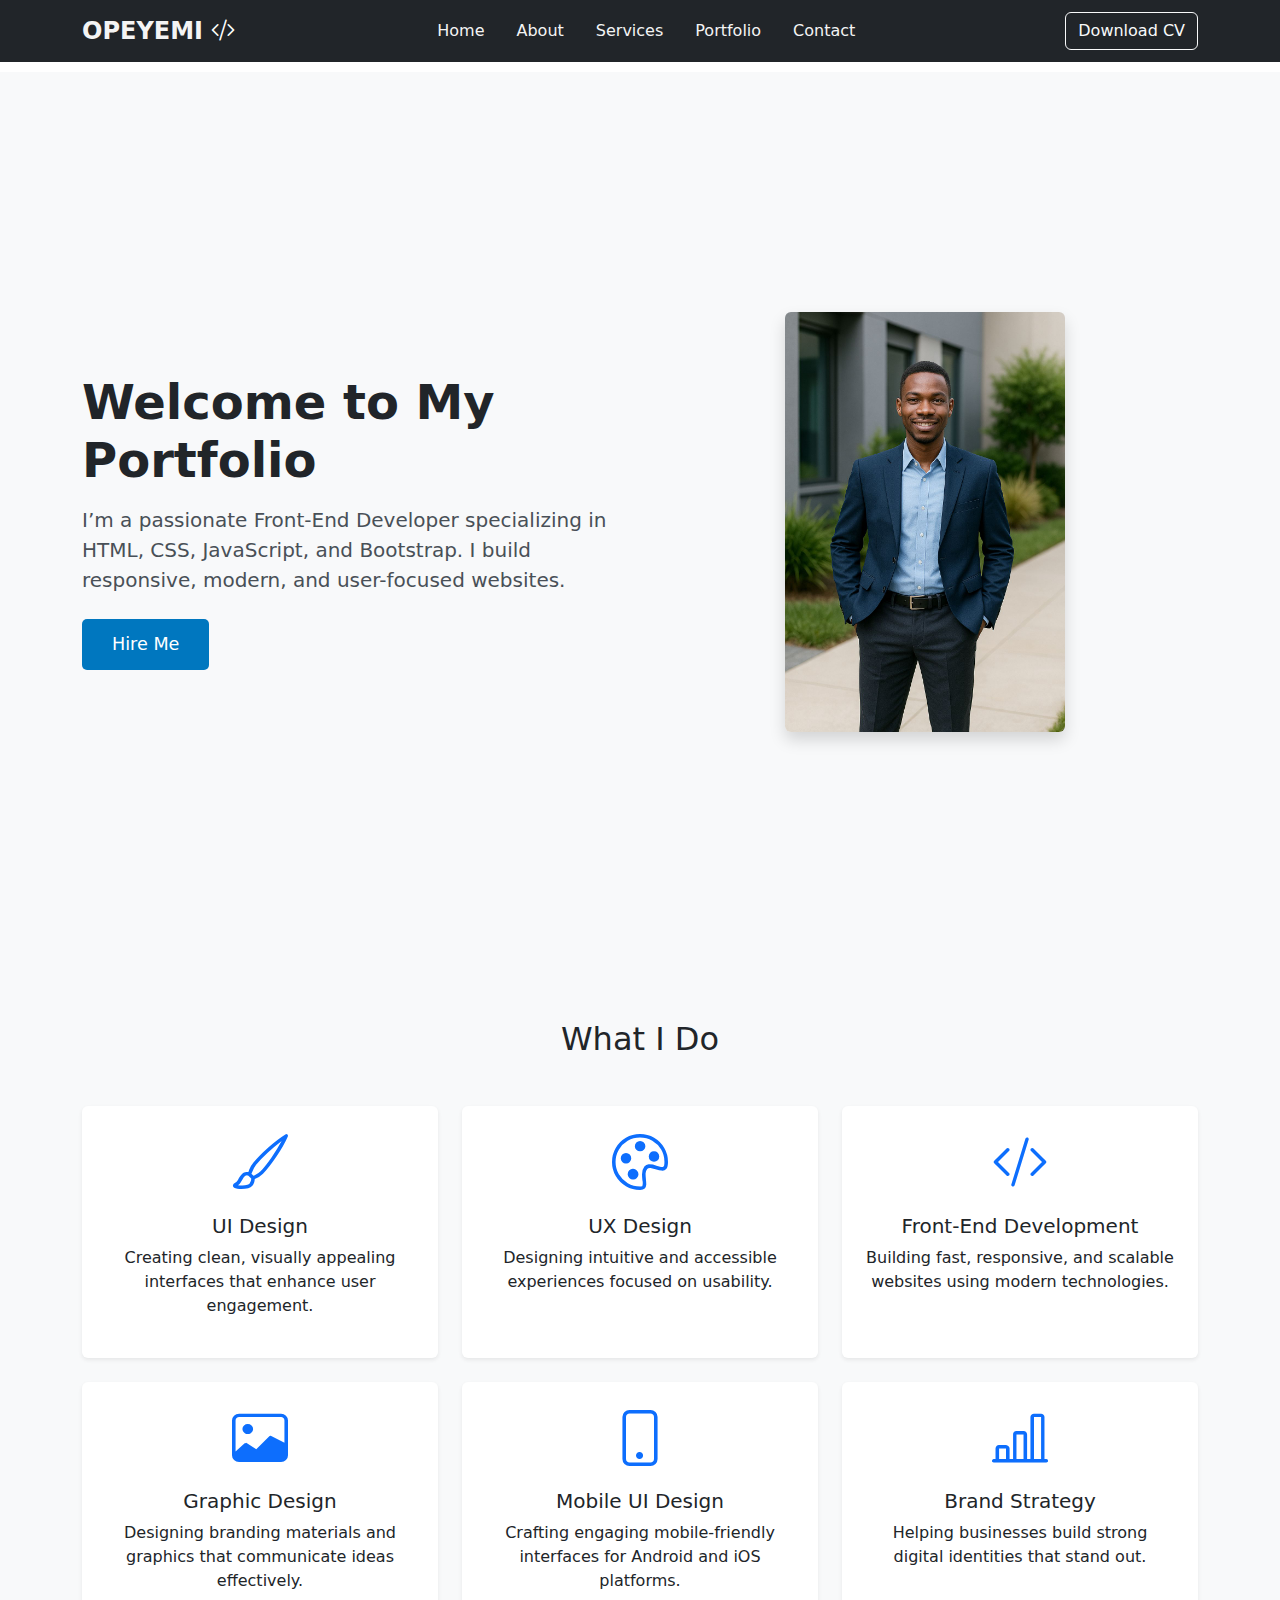
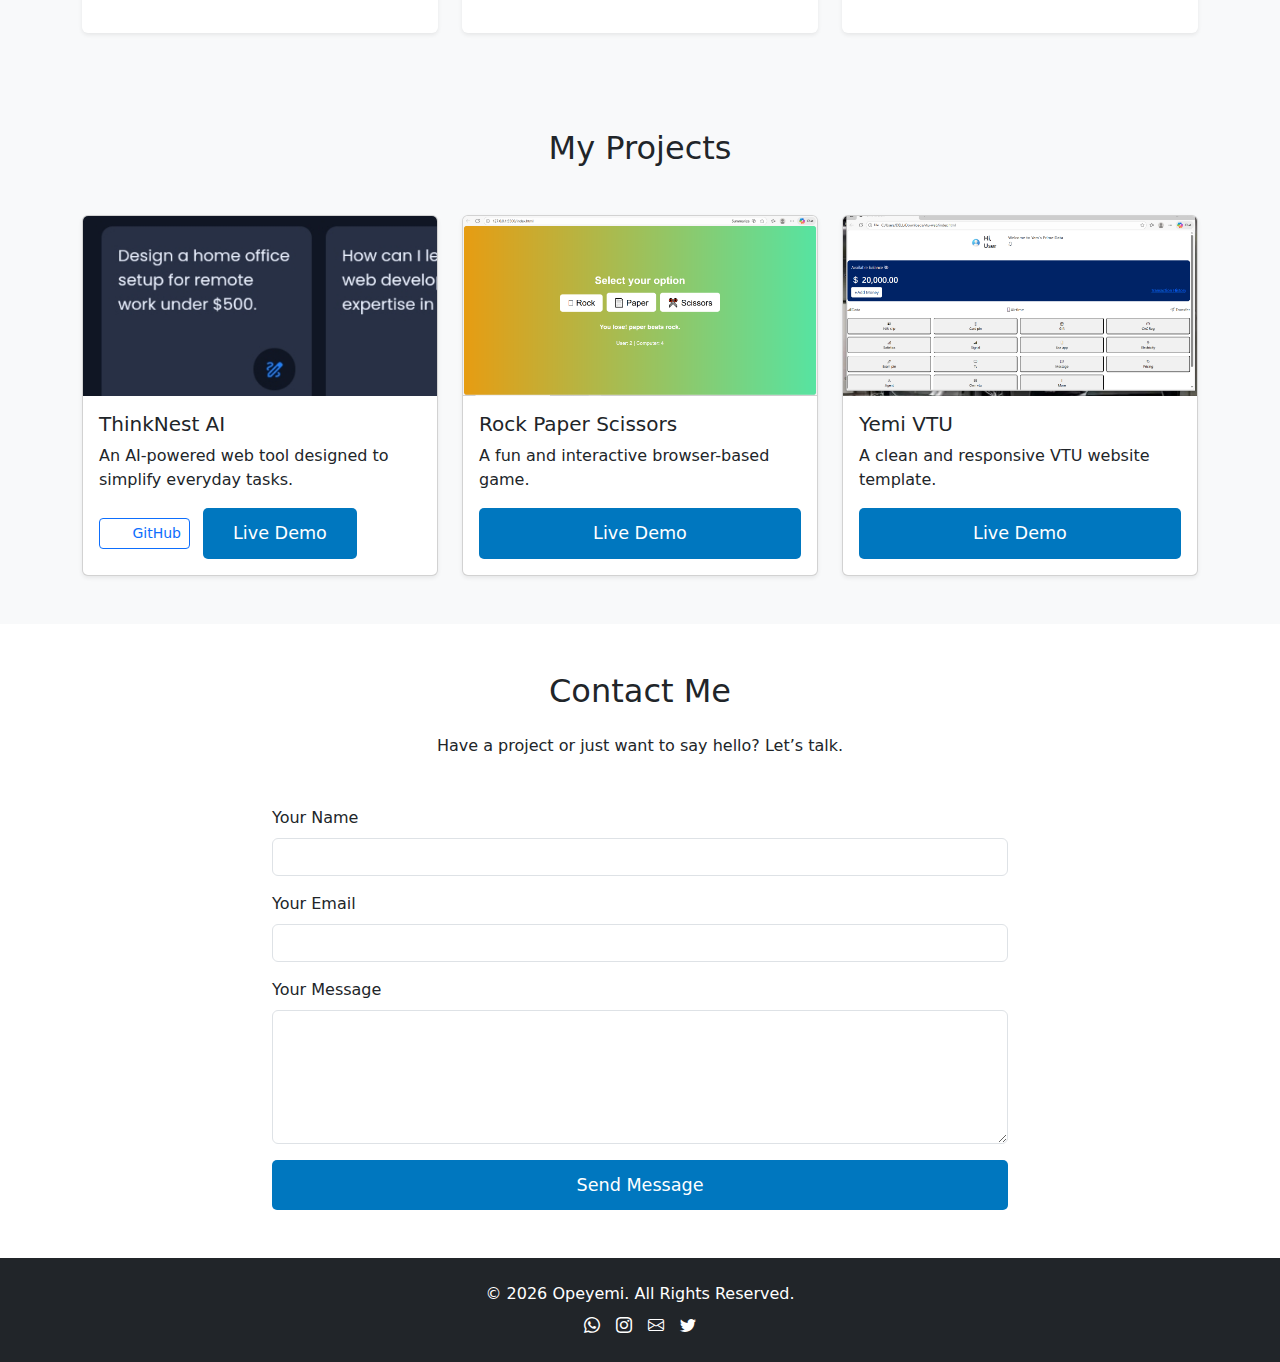
<file: index.html>
<!DOCTYPE html>
<html lang="en">
<head>
  <meta charset="UTF-8" />
  <meta name="viewport" content="width=device-width, initial-scale=1.0" />
  <meta name="description" content="Opeyemi - Front-End Developer Portfolio. Building responsive, modern, and user-friendly websites." />
  <title>Opeyemi | Front-End Developer</title>

  <!-- Bootstrap CSS -->
  <link href="https://cdn.jsdelivr.net/npm/bootstrap@5.3.2/dist/css/bootstrap.min.css" rel="stylesheet" />
  <link href="https://cdn.jsdelivr.net/npm/bootstrap-icons@1.10.5/font/bootstrap-icons.css" rel="stylesheet" />

  <!-- Custom CSS -->
  <link rel="stylesheet" href="style.css" />
</head>

<body>

  <!-- ================= NAVBAR ================= -->
  <header>
    <nav class="navbar navbar-expand-lg navbar-dark bg-dark fixed-top">
      <div class="container">
        <a class="navbar-brand fw-bold" href="index.html">
          OPEYEMI <i class="bi bi-code-slash"></i>
        </a>

        <button class="navbar-toggler" type="button" data-bs-toggle="collapse" data-bs-target="#navbarNav">
          <span class="navbar-toggler-icon"></span>
        </button>

        <div class="collapse navbar-collapse justify-content-center" id="navbarNav">
          <ul class="navbar-nav gap-3">
            <li class="nav-item"><a class="nav-link active" href="index.html">Home</a></li>
            <li class="nav-item"><a class="nav-link" href="about.html">About</a></li>
            <li class="nav-item"><a class="nav-link" href="service.html">Services</a></li>
            <li class="nav-item"><a class="nav-link" href="portfolio.html">Portfolio</a></li>
            <li class="nav-item"><a class="nav-link" href="contact.html">Contact</a></li>
          </ul>

          <a href="/assets/Opeyemi_CV.pdf" class="btn btn-outline-light ms-lg-4">
            Download CV
          </a>
        </div>
      </div>
    </nav>
  </header>

  <main class="mt-5 pt-4">

    <!-- ================= HERO SECTION ================= -->
    <section class="hero d-flex align-items-center min-vh-100 bg-light">
      <div class="container">
        <div class="row align-items-center">

          <div class="col-md-6">
            <h1 class="display-5 fw-bold mb-3">Welcome to My Portfolio</h1>
            <p class="lead mb-4">
              I’m a passionate Front-End Developer specializing in HTML, CSS, JavaScript, and Bootstrap.
              I build responsive, modern, and user-focused websites.
            </p>
            <a href="#contact" class="btn btn-primary btn-lg">Hire Me</a>
          </div>

          <div class="col-md-6 text-center">
            <img src="opeyemi.jpg" alt="Opeyemi Portrait" class="img-fluid rounded shadow" style="max-height: 420px;" />
          </div>

        </div>
      </div>
    </section>

    <!-- ================= SERVICES ================= -->
    <section id="services" class="py-5">
      <div class="container">
        <h2 class="text-center mb-5">What I Do</h2>

        <div class="row g-4">
          <!-- Service Card -->
          <div class="col-md-4">
            <div class="card text-center h-100 shadow-sm p-4">
              <i class="bi bi-brush display-4 text-primary mb-3"></i>
              <h5>UI Design</h5>
              <p>Creating clean, visually appealing interfaces that enhance user engagement.</p>
            </div>
          </div>

          <div class="col-md-4">
            <div class="card text-center h-100 shadow-sm p-4">
              <i class="bi bi-palette display-4 text-primary mb-3"></i>
              <h5>UX Design</h5>
              <p>Designing intuitive and accessible experiences focused on usability.</p>
            </div>
          </div>

          <div class="col-md-4">
            <div class="card text-center h-100 shadow-sm p-4">
              <i class="bi bi-code-slash display-4 text-primary mb-3"></i>
              <h5>Front-End Development</h5>
              <p>Building fast, responsive, and scalable websites using modern technologies.</p>
            </div>
          </div>

          <div class="col-md-4">
            <div class="card text-center h-100 shadow-sm p-4">
              <i class="bi bi-image display-4 text-primary mb-3"></i>
              <h5>Graphic Design</h5>
              <p>Designing branding materials and graphics that communicate ideas effectively.</p>
            </div>
          </div>

          <div class="col-md-4">
            <div class="card text-center h-100 shadow-sm p-4">
              <i class="bi bi-phone display-4 text-primary mb-3"></i>
              <h5>Mobile UI Design</h5>
              <p>Crafting engaging mobile-friendly interfaces for Android and iOS platforms.</p>
            </div>
          </div>

          <div class="col-md-4">
            <div class="card text-center h-100 shadow-sm p-4">
              <i class="bi bi-bar-chart-line display-4 text-primary mb-3"></i>
              <h5>Brand Strategy</h5>
              <p>Helping businesses build strong digital identities that stand out.</p>
            </div>
          </div>
        </div>
      </div>
    </section>

    <!-- ================= PORTFOLIO ================= -->
    <section id="portfolio" class="py-5 bg-light">
      <div class="container">
        <h2 class="text-center mb-5">My Projects</h2>

        <div class="row g-4">

          <!-- Project Card -->
          <div class="col-md-4">
            <div class="card h-100 shadow-sm">
              <img src="thinknest.png" class="card-img-top" alt="ThinkNest AI Project" />
              <div class="card-body d-flex flex-column">
                <h5>ThinkNest AI</h5>
                <p class="flex-grow-1">An AI-powered web tool designed to simplify everyday tasks.</p>
                <div>
                  <a href="https://immanuel779.github.io" target="_blank" class="btn btn-outline-primary btn-sm me-2">
                    <i class="bi bi-github"></i> GitHub
                  </a>
                  <a href="https://immanuel779.github.io/ThinkNest-AI/" target="_blank" class="btn btn-primary btn-sm">
                    Live Demo
                  </a>
                </div>
              </div>
            </div>
          </div>

          <div class="col-md-4">
            <div class="card h-100 shadow-sm">
              <img src="rock.png" class="card-img-top" alt="Rock Paper Scissors Game" />
              <div class="card-body d-flex flex-column">
                <h5>Rock Paper Scissors</h5>
                <p class="flex-grow-1">A fun and interactive browser-based game.</p>
                <a href="https://immanuel779.github.io/Rock-Paper-Scissors-game/" target="_blank" class="btn btn-primary btn-sm mt-auto">
                  Live Demo
                </a>
              </div>
            </div>
          </div>

          <div class="col-md-4">
            <div class="card h-100 shadow-sm">
              <img src="yemi vtu.png" class="card-img-top" alt="VTU Website Template" />
              <div class="card-body d-flex flex-column">
                <h5>Yemi VTU</h5>
                <p class="flex-grow-1">A clean and responsive VTU website template.</p>
                <a href="https://vtu-web.vercel.app" target="_blank" class="btn btn-primary btn-sm mt-auto">
                  Live Demo
                </a>
              </div>
            </div>
          </div>

        </div>
      </div>
    </section>

    <!-- ================= CONTACT ================= -->
    <section id="contact" class="py-5">
      <div class="container">
        <h2 class="text-center mb-4">Contact Me</h2>
        <p class="text-center mb-5">Have a project or just want to say hello? Let’s talk.</p>

        <div class="row justify-content-center">
          <div class="col-md-8">
            <form>
              <div class="mb-3">
                <label class="form-label">Your Name</label>
                <input type="text" class="form-control" required />
              </div>

              <div class="mb-3">
                <label class="form-label">Your Email</label>
                <input type="email" class="form-control" required />
              </div>

              <div class="mb-3">
                <label class="form-label">Your Message</label>
                <textarea class="form-control" rows="5" required></textarea>
              </div>

              <button class="btn btn-primary w-100">Send Message</button>
            </form>
          </div>
        </div>
      </div>
    </section>

  </main>

  <!-- ================= FOOTER ================= -->
  <footer class="bg-dark text-white py-4">
    <div class="container text-center">
      <p class="mb-2">&copy; 2026 Opeyemi. All Rights Reserved.</p>

      <div class="d-flex justify-content-center gap-3">
        <a href="https://wa.me/2347089584607" class="text-white"><i class="bi bi-whatsapp"></i></a>
        <a href="https://www.instagram.com/codecraft331" class="text-white"><i class="bi bi-instagram"></i></a>
        <a href="mailto:opeyemioluwadamilare415@gmail.com" class="text-white"><i class="bi bi-envelope"></i></a>
        <a href="https://x.com/oluwadamil74814" class="text-white"><i class="bi bi-twitter"></i></a>
      </div>
    </div>
  </footer>

  <!-- Bootstrap JS -->
  <script src="https://cdn.jsdelivr.net/npm/bootstrap@5.3.2/dist/js/bootstrap.bundle.min.js"></script>
  <script src="script.js"></script>
</body>
</html>
</file>
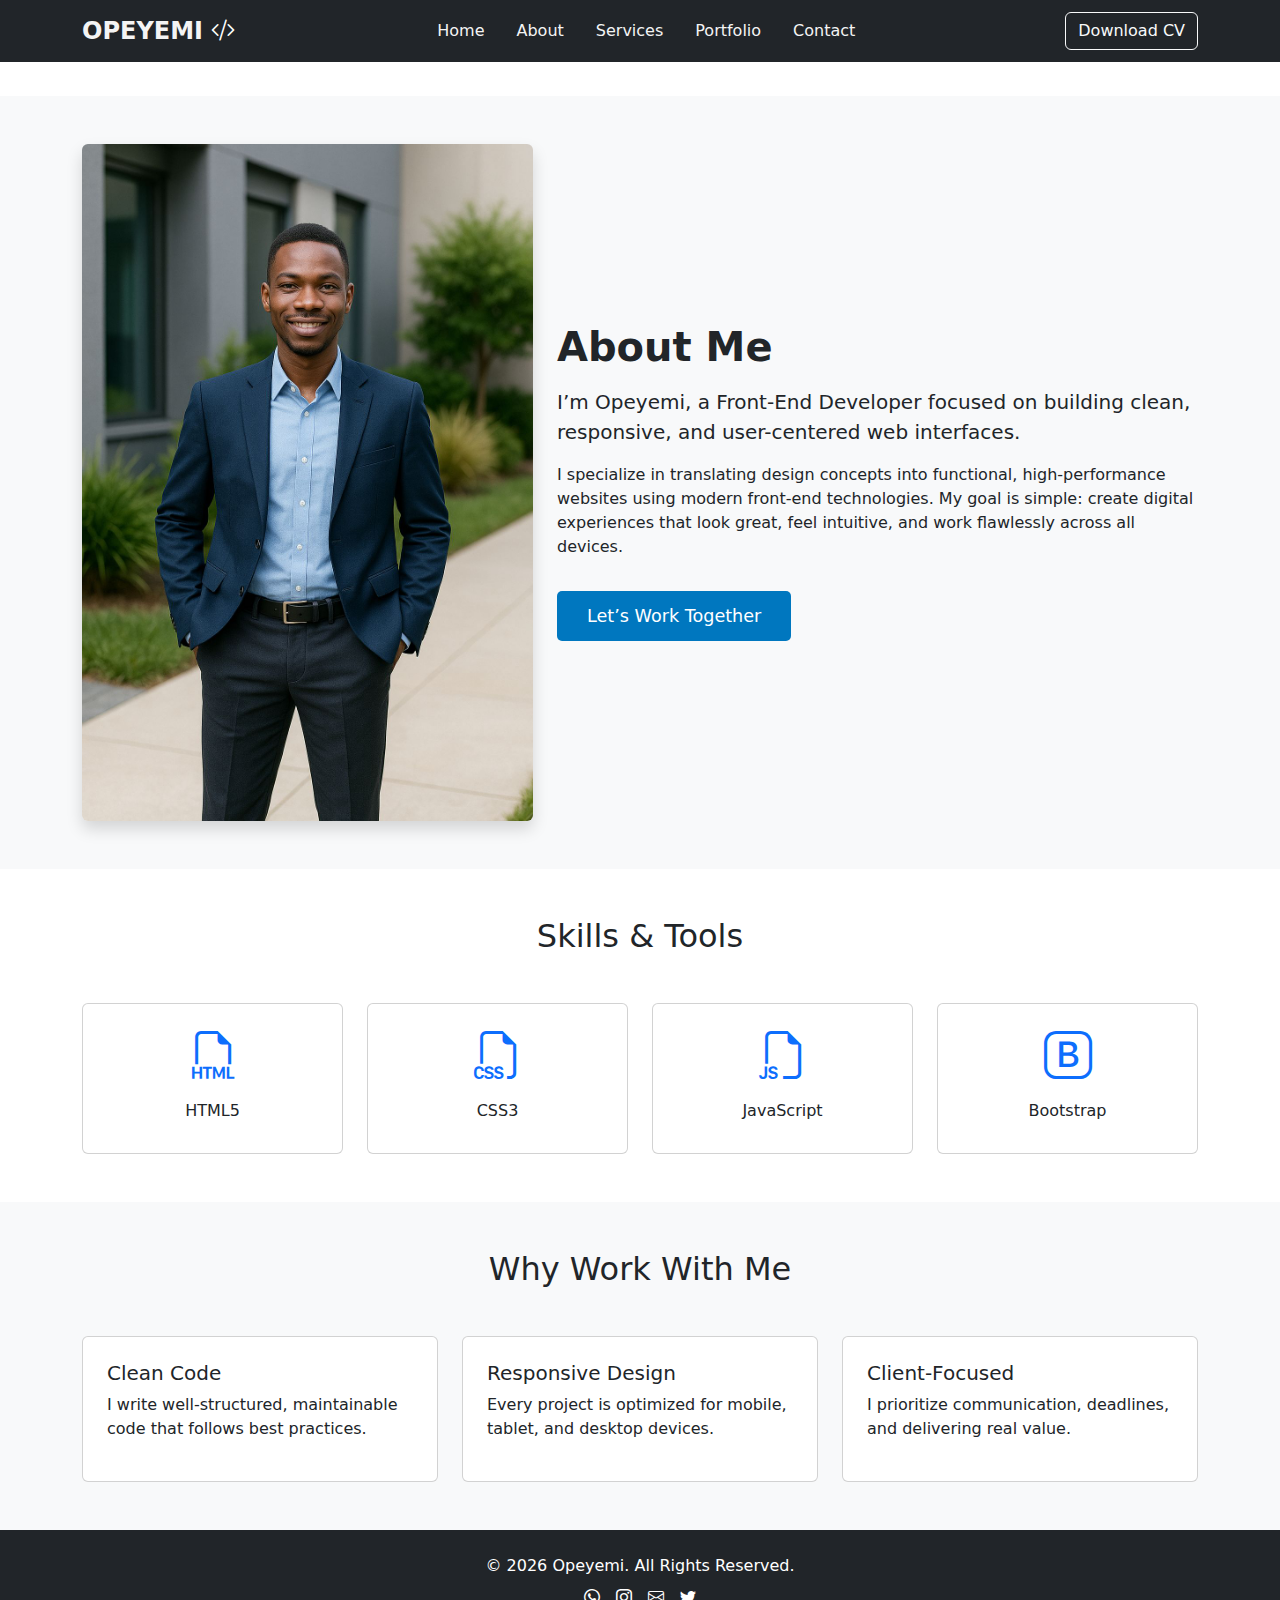
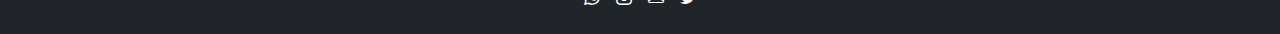
<file: about.html>
<!DOCTYPE html>
<html lang="en">
<head>
  <meta charset="UTF-8" />
  <meta name="viewport" content="width=device-width, initial-scale=1.0" />
  <meta name="description" content="About Opeyemi - Front-End Developer specializing in responsive and user-focused web interfaces." />
  <title>About Me | Opeyemi</title>

  <!-- Bootstrap -->
  <link href="https://cdn.jsdelivr.net/npm/bootstrap@5.3.2/dist/css/bootstrap.min.css" rel="stylesheet">
  <link href="https://cdn.jsdelivr.net/npm/bootstrap-icons@1.10.5/font/bootstrap-icons.css" rel="stylesheet">

  <!-- Custom CSS -->
  <link rel="stylesheet" href="style.css">
</head>

<body>

<!-- ================= NAVBAR ================= -->
<nav class="navbar navbar-expand-lg navbar-dark bg-dark fixed-top">
  <div class="container">
    <a class="navbar-brand fw-bold" href="index.html">
      OPEYEMI <i class="bi bi-code-slash"></i>
    </a>

    <button class="navbar-toggler" data-bs-toggle="collapse" data-bs-target="#navbarNav">
      <span class="navbar-toggler-icon"></span>
    </button>

    <div class="collapse navbar-collapse justify-content-center" id="navbarNav">
      <ul class="navbar-nav gap-3">
        <li class="nav-item"><a class="nav-link" href="index.html">Home</a></li>
        <li class="nav-item"><a class="nav-link active" href="about.html">About</a></li>
        <li class="nav-item"><a class="nav-link" href="service.html">Services</a></li>
        <li class="nav-item"><a class="nav-link" href="portfolio.html">Portfolio</a></li>
        <li class="nav-item"><a class="nav-link" href="contact.html">Contact</a></li>
      </ul>

      <a href="/assets/Opeyemi_CV.pdf" class="btn btn-outline-light ms-lg-4">
        Download CV
      </a>
    </div>
  </div>
</nav>

<main class="mt-5 pt-5">

<!-- ================= ABOUT HERO ================= -->
<section class="py-5 bg-light">
  <div class="container">
    <div class="row align-items-center">

      <div class="col-md-5 text-center mb-4 mb-md-0">
        <img src="opeyemi.jpg" alt="Opeyemi" class="img-fluid rounded shadow">
      </div>

      <div class="col-md-7">
        <h1 class="fw-bold mb-3">About Me</h1>
        <p class="lead">
          I’m <strong>Opeyemi</strong>, a Front-End Developer focused on building clean,
          responsive, and user-centered web interfaces.
        </p>
        <p>
          I specialize in translating design concepts into functional,
          high-performance websites using modern front-end technologies.
          My goal is simple: create digital experiences that look great,
          feel intuitive, and work flawlessly across all devices.
        </p>

        <a href="contact.html" class="btn btn-primary mt-3">
          Let’s Work Together
        </a>
      </div>

    </div>
  </div>
</section>

<!-- ================= SKILLS ================= -->
<section class="py-5">
  <div class="container">
    <h2 class="text-center mb-5">Skills & Tools</h2>

    <div class="row g-4 text-center">

      <div class="col-md-3">
        <div class="card p-4 h-100">
          <i class="bi bi-filetype-html display-5 text-primary mb-3"></i>
          <h6>HTML5</h6>
        </div>
      </div>

      <div class="col-md-3">
        <div class="card p-4 h-100">
          <i class="bi bi-filetype-css display-5 text-primary mb-3"></i>
          <h6>CSS3</h6>
        </div>
      </div>

      <div class="col-md-3">
        <div class="card p-4 h-100">
          <i class="bi bi-filetype-js display-5 text-primary mb-3"></i>
          <h6>JavaScript</h6>
        </div>
      </div>

      <div class="col-md-3">
        <div class="card p-4 h-100">
          <i class="bi bi-bootstrap display-5 text-primary mb-3"></i>
          <h6>Bootstrap</h6>
        </div>
      </div>

    </div>
  </div>
</section>

<!-- ================= WHY CHOOSE ME ================= -->
<section class="py-5 bg-light">
  <div class="container">
    <h2 class="text-center mb-5">Why Work With Me</h2>

    <div class="row g-4">

      <div class="col-md-4">
        <div class="card p-4 h-100">
          <h5>Clean Code</h5>
          <p>
            I write well-structured, maintainable code that follows best practices.
          </p>
        </div>
      </div>

      <div class="col-md-4">
        <div class="card p-4 h-100">
          <h5>Responsive Design</h5>
          <p>
            Every project is optimized for mobile, tablet, and desktop devices.
          </p>
        </div>
      </div>

      <div class="col-md-4">
        <div class="card p-4 h-100">
          <h5>Client-Focused</h5>
          <p>
            I prioritize communication, deadlines, and delivering real value.
          </p>
        </div>
      </div>

    </div>
  </div>
</section>

</main>

<!-- ================= FOOTER ================= -->
<footer class="bg-dark text-white py-4">
  <div class="container text-center">
    <p class="mb-2">&copy; 2026 Opeyemi. All Rights Reserved.</p>

    <div class="d-flex justify-content-center gap-3">
      <a href="https://wa.me/2347089584607" class="text-white"><i class="bi bi-whatsapp"></i></a>
      <a href="https://www.instagram.com/codecraft331" class="text-white"><i class="bi bi-instagram"></i></a>
      <a href="mailto:opeyemioluwadamilare415@gmail.com" class="text-white"><i class="bi bi-envelope"></i></a>
      <a href="https://x.com/oluwadamil74814" class="text-white"><i class="bi bi-twitter"></i></a>
    </div>
  </div>
</footer>

<script src="https://cdn.jsdelivr.net/npm/bootstrap@5.3.2/dist/js/bootstrap.bundle.min.js"></script>
<script src="script.js"></script>
</body>
</html>
</file>
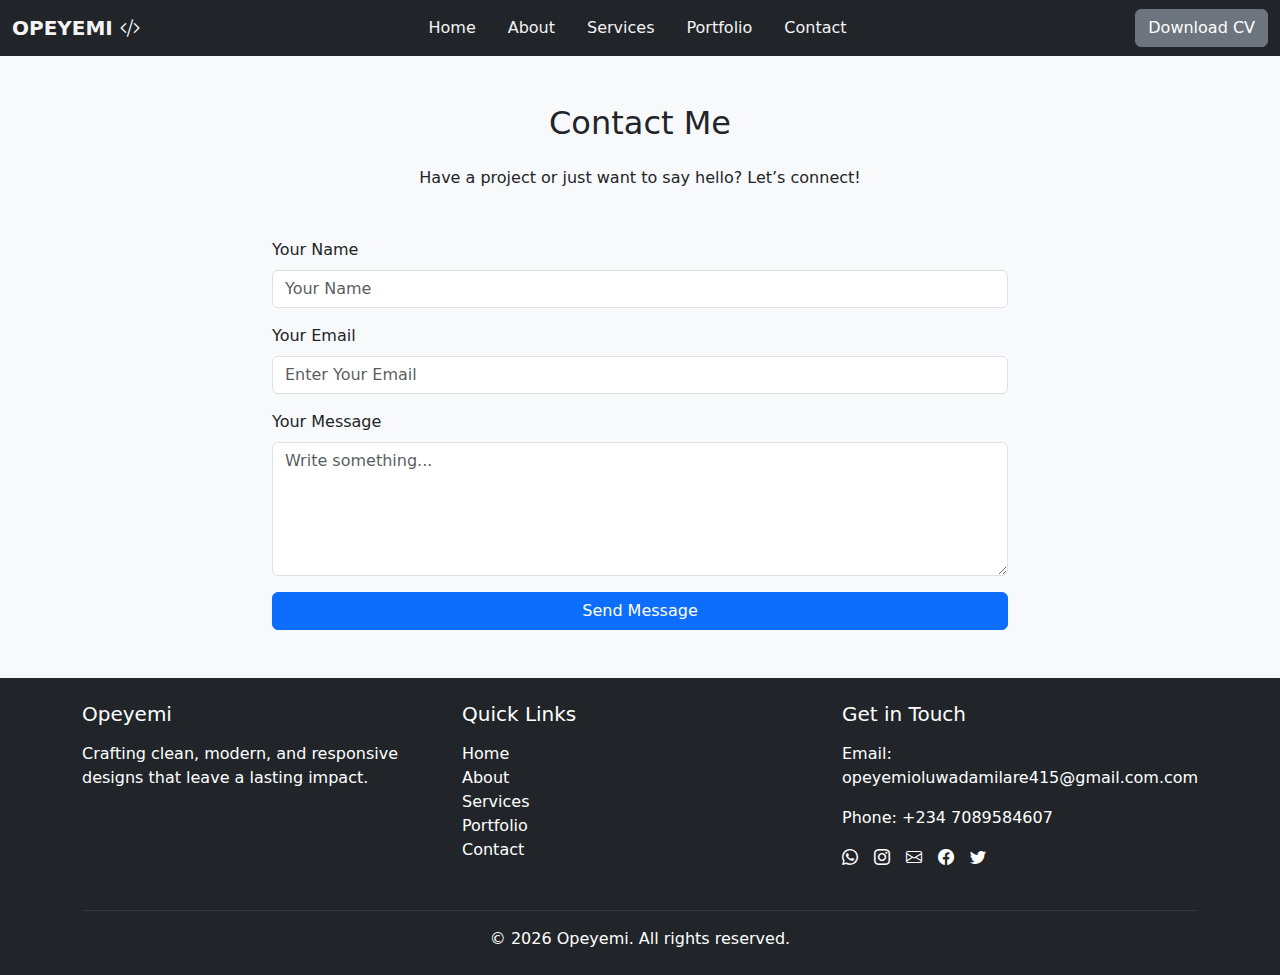
<file: contact.html>
<!DOCTYPE html>
<html lang="en">
<head>
    <meta charset="UTF-8">
    <title>OPEYEMI</title>
    <link rel="stylesheet" href="style.css">
    <link href="https://cdn.jsdelivr.net/npm/bootstrap@5.3.2/dist/css/bootstrap.min.css" rel="stylesheet">
     <link href="https://cdn.jsdelivr.net/npm/bootstrap-icons@1.10.5/font/bootstrap-icons.css" rel="stylesheet">
</head>
<body>
    <nav class="navbar navbar-expand-lg navbar-dark bg-dark">
  <div class="container-fluid">
    <a class="navbar-brand" href="#">OPEYEMI <i class="bi bi-code-slash"></i></a>
    <button class="navbar-toggler" type="button" data-bs-toggle="collapse" data-bs-target="#navbarNav">
      <span class="navbar-toggler-icon"></span>
    </button>
    <div class="collapse navbar-collapse justify-content-center" id="navbarNav">
      <ul class="navbar-nav gap-3">
        <li class="nav-item">
          <a class="nav-link active" href="#">Home</a>
        </li>
        <li class="nav-item">
          <a class="nav-link" href="about.html" id="about-link">About</a>
        </li>
        <li class="nav-item">
          <a class="nav-link" href="service.html" id="service-link">Services</a>
        </li>
        <li class="nav-item">
          <a class="nav-link" href="portfolio.html" id="portfolio-html">Portfolio</a>
        </li>
        <li class="nav-item">
          <a class="nav-link" href="contact.html" id="contact-link">Contact</a>
        </li>
      </ul>
    
    <a href="/assets" class="btn btn-secondary  ms-3">Download CV</a>
  </div>
</nav>


<section id="contact" class="py-5 bg-light">
  <div class="container">
    <h2 class="text-center mb-4">Contact Me</h2>
    <p class="text-center mb-5">Have a project or just want to say hello? Let’s connect!</p>
    
    <div class="row justify-content-center">
      <div class="col-md-8">
        <form>
          <div class="mb-3">
            <label for="name" class="form-label">Your Name</label>
            <input type="text" class="form-control" id="name" placeholder="Your Name" required>
          </div>

          <div class="mb-3">
            <label for="email" class="form-label">Your Email</label>
            <input type="email" class="form-control" id="email" placeholder="Enter Your Email" required>
          </div>

          <div class="mb-3">
            <label for="message" class="form-label">Your Message</label>
            <textarea class="form-control" id="message" rows="5" placeholder="Write something..." required></textarea>
          </div>

          <div class="d-grid">
            <button type="submit" class="btn btn-primary">Send Message</button>
          </div>
        </form>
      </div>
    </div>
  </div>
</section>



<footer class="bg-dark text-white py-4">
  <div class="container">
    <div class="row">

      <div class="col-md-4 mb-3">
        <h5 class="mb-3">Opeyemi</h5>
        <p>Crafting clean, modern, and responsive designs that leave a lasting impact.</p>
      </div>

      <div class="col-md-4 mb-3">
        <h5 class="mb-3">Quick Links</h5>
        <ul class="list-unstyled">
          <li><a href="home.html" class="text-white text-decoration-none">Home</a></li>
          <li><a href="about.html" class="text-white text-decoration-none">About</a></li>
          <li><a href="service.html" class="text-white text-decoration-none">Services</a></li>
          <li><a href="portfolio.html" class="text-white text-decoration-none">Portfolio</a></li>
          <li><a href="contact.html" class="text-white text-decoration-none">Contact</a></li>
        </ul>
      </div>

      <div class="col-md-4 mb-3">
        <h5 class="mb-3">Get in Touch</h5>
        <p>Email: opeyemioluwadamilare415@gmail.com.com</p>
        <p>Phone: +234 7089584607</p>
        <div class="d-flex gap-3 mt-2">
                  <a href="https://wa.me/2347089584607" target="_blank"><i class="bi bi-whatsapp"></i></a>

             <a href="https://www.instagram.com/codecraft331?igsh=MWNiejVqdW81MHQxZg==" target="_blank"><i class="bi bi-instagram"></i></a>
             <a href="opeyemioluwadamilare415@gmail.com" target="_blank"><i class="bi bi-envelope"></i></a>
             <a href="https://www.facebook.com/profile.php?id=100084730695859" target="_blank"><i class="bi bi-facebook"></i></a>
                <a href="https://x.com/oluwadamil74814" target="_blank"><i class="bi bi-twitter"></i></a>
        </div>
      </div>

    </div>
    <hr class="border-top border-secondary" />
    <p class="text-center mb-0">&copy; 2026 Opeyemi. All rights reserved.</p>
  </div>
</footer>
<script src="script.js"></script>
    <script src="https://cdn.jsdelivr.net/npm/bootstrap@5.3.2/dist/js/bootstrap.bundle.min.js"></script>
</body>
</file>
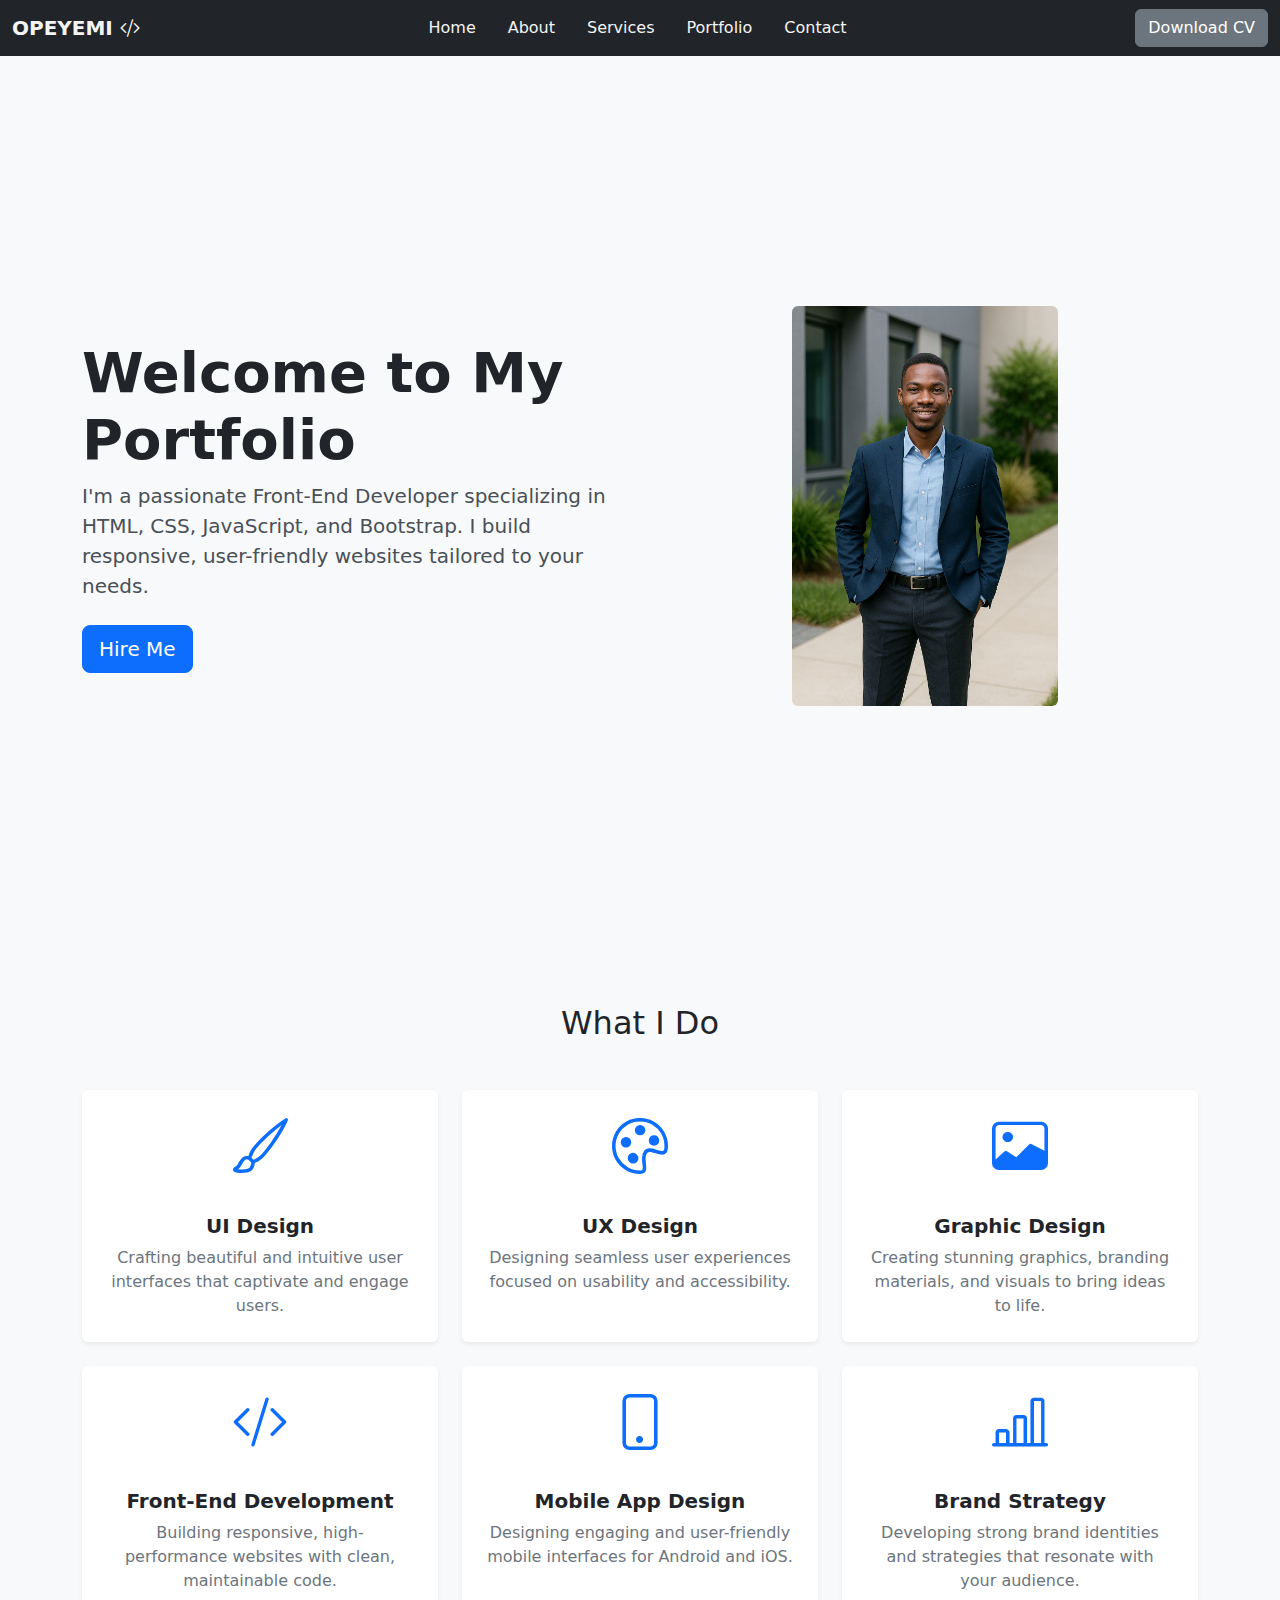
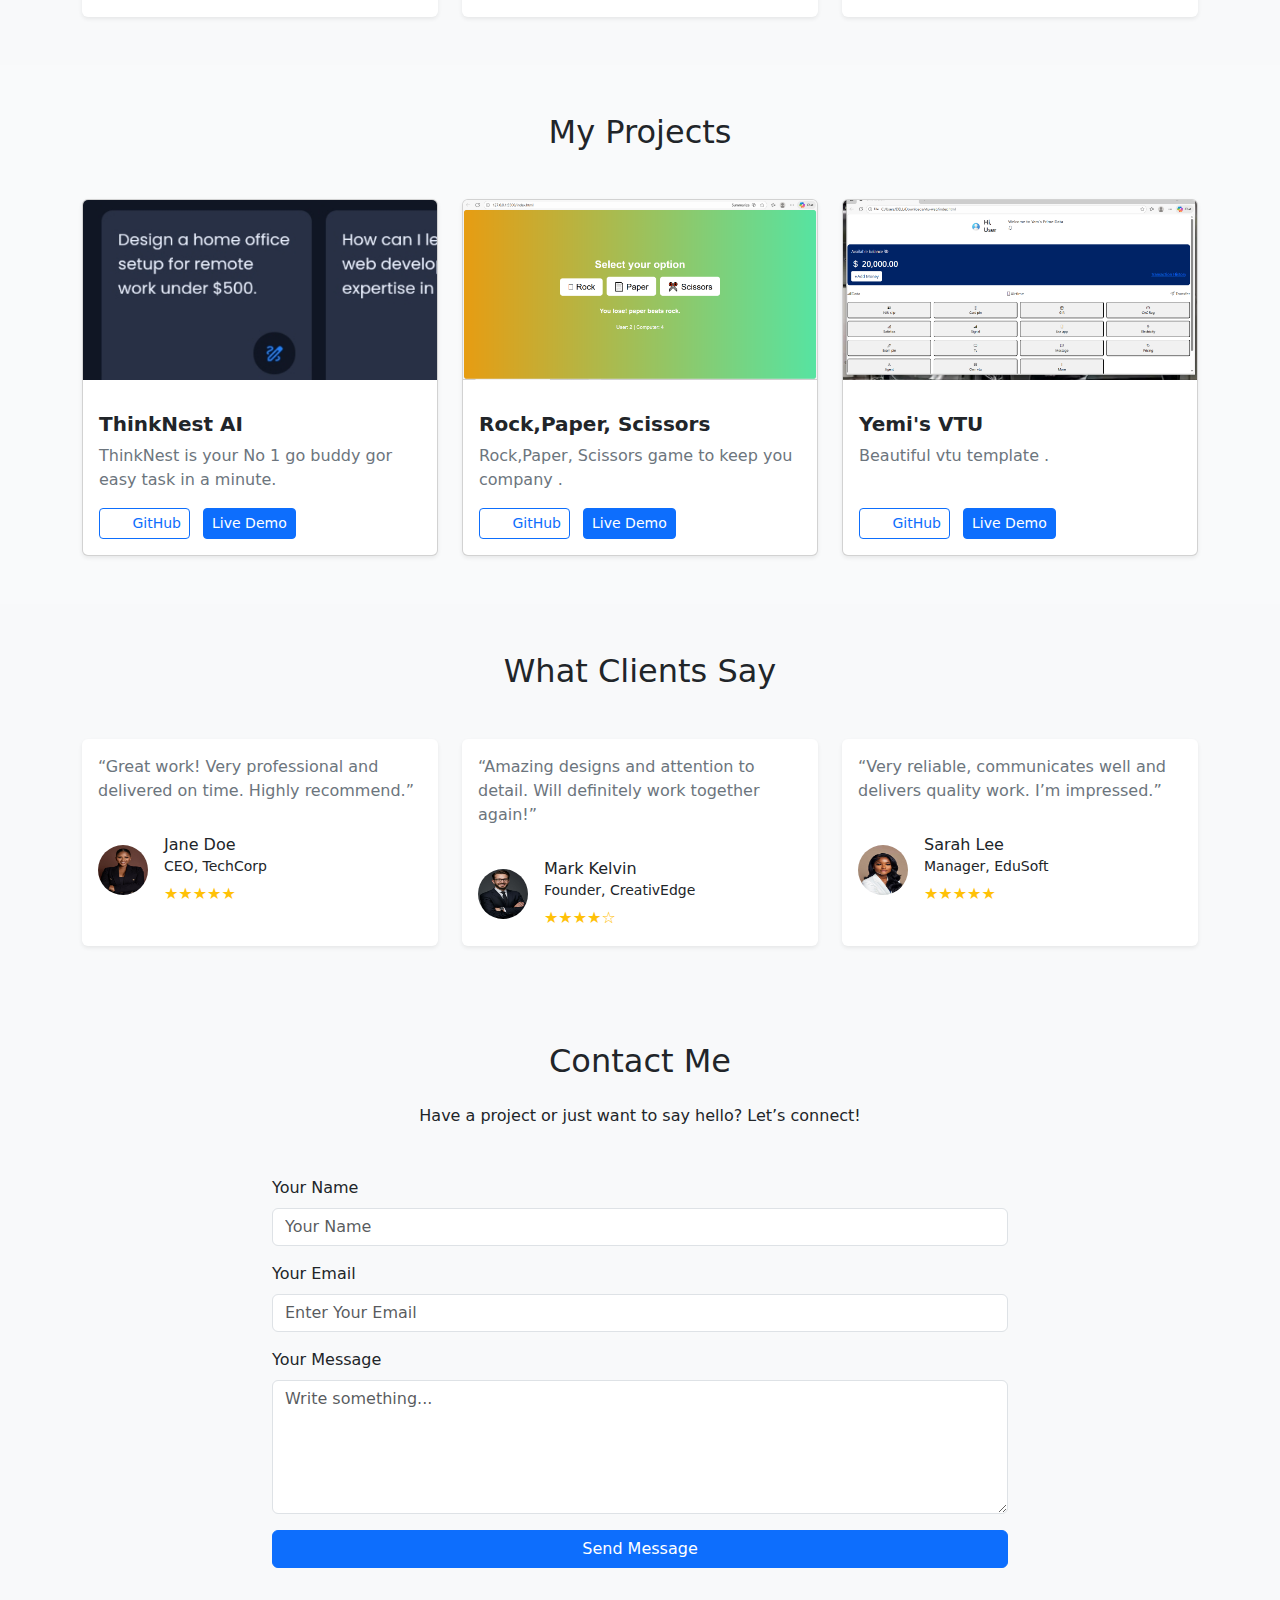
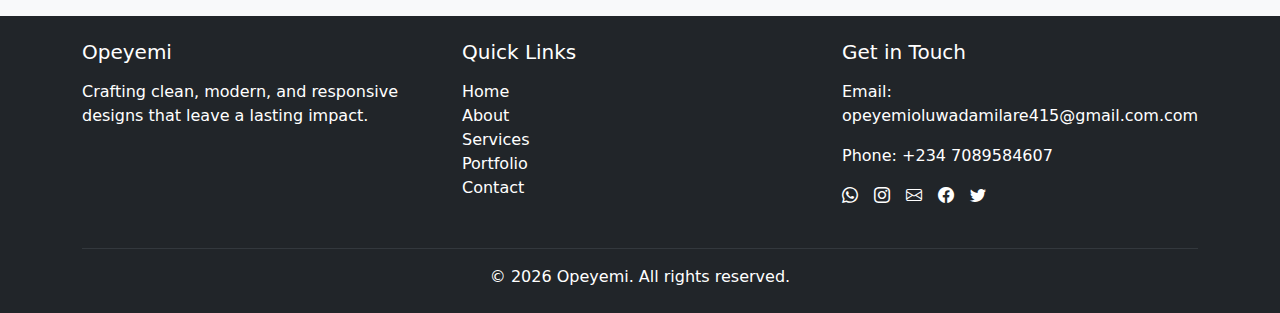
<file: home.html>
<!DOCTYPE html>
<html lang="en">
<head>
    <meta charset="UTF-8">
    <title>OPEYEMI</title>
    <link rel="stylesheet" href="style.css">
    <link href="https://cdn.jsdelivr.net/npm/bootstrap@5.3.2/dist/css/bootstrap.min.css" rel="stylesheet">
     <link href="https://cdn.jsdelivr.net/npm/bootstrap-icons@1.10.5/font/bootstrap-icons.css" rel="stylesheet">
</head>
<body>
    <nav class="navbar navbar-expand-lg navbar-dark bg-dark">
  <div class="container-fluid">
    <a class="navbar-brand" href="#">OPEYEMI <i class="bi bi-code-slash"></i></a>
    <button class="navbar-toggler" type="button" data-bs-toggle="collapse" data-bs-target="#navbarNav">
      <span class="navbar-toggler-icon"></span>
    </button>
    <div class="collapse navbar-collapse justify-content-center" id="navbarNav">
      <ul class="navbar-nav gap-3">
        <li class="nav-item">
          <a class="nav-link active" href="index.html" id="index-link">Home</a>
        </li>
        <li class="nav-item">
          <a class="nav-link" href="about.html" id="about-link">About</a>
        </li>
        <li class="nav-item">
          <a class="nav-link" href="service.html" id="service-link">Services</a>
        </li>
        <li class="nav-item">
          <a class="nav-link" href="portfolio.html" id="portfolio-html">Portfolio</a>
        </li>
        <li class="nav-item">
          <a class="nav-link" href="contact.html" id="contact-link">Contact</a>
        </li>
      </ul>
    
    <a href="/assets" class="btn btn-secondary  ms-3">Download CV</a>
  </div>
</nav>   
        <section class="hero d-flex align-items-center" style="min-height: 100vh; background-color: #f8f9fa;">
  <div class="container text-center text-md-start">
    <div class="row align-items-center">
      <div class="col-md-6">
        <h1 class="display-4 fw-bold">Welcome to My Portfolio</h1>
        <p class="lead mb-4">
          I'm a passionate Front-End Developer specializing in HTML, CSS, JavaScript, and Bootstrap. I build responsive, user-friendly websites tailored to your needs.
        </p>
        <a href="#contact" class="btn btn-primary btn-lg">Hire Me</a>
      </div>
      <br/>
      <br />
      <div class="col-md-6 text-center">
        <img src="opeyemi.jpg" alt="Hero Image" class="img-fluid rounded" style="max-height: 400px;">
      </div>
    </div>
  </div>
</section>
        
      <section id="services" class="py-5 bg-light">
  <div class="container">
    <h2 class="text-center mb-5">What I Do</h2>
    <div class="row g-4">

      <div class="col-md-4">
        <div class="card text-center h-100 shadow-sm p-4">
          <i class="bi bi-brush display-4 mb-3 text-primary"></i>
          <h5 class="card-title">UI Design</h5>
          <p class="card-text">Crafting beautiful and intuitive user interfaces that captivate and engage users.</p>
        </div>
      </div>

      <div class="col-md-4">
        <div class="card text-center h-100 shadow-sm p-4">
          <i class="bi bi-palette display-4 mb-3 text-primary"></i>
          <h5 class="card-title">UX Design</h5>
          <p class="card-text">Designing seamless user experiences focused on usability and accessibility.</p>
        </div>
      </div>

      <div class="col-md-4">
        <div class="card text-center h-100 shadow-sm p-4">
          <i class="bi bi-image display-4 mb-3 text-primary"></i>  
          <h5 class="card-title">Graphic Design</h5>
          <p class="card-text">Creating stunning graphics, branding materials, and visuals to bring ideas to life.</p>
        </div>
      </div>

      <div class="col-md-4">
        <div class="card text-center h-100 shadow-sm p-4">
          <i class="bi bi-code-slash display-4 mb-3 text-primary"></i>
          <h5 class="card-title">Front-End Development</h5>
          <p class="card-text">Building responsive, high-performance websites with clean, maintainable code.</p>
        </div>
      </div>

      <div class="col-md-4">
        <div class="card text-center h-100 shadow-sm p-4">
          <i class="bi bi-phone display-4 mb-3 text-primary"></i>
          <h5 class="card-title">Mobile App Design</h5>
          <p class="card-text">Designing engaging and user-friendly mobile interfaces for Android and iOS.</p>
        </div>
      </div>

      <div class="col-md-4">
        <div class="card text-center h-100 shadow-sm p-4">
          <i class="bi bi-bar-chart-line display-4 mb-3 text-primary"></i>
          <h5 class="card-title">Brand Strategy</h5>
          <p class="card-text">Developing strong brand identities and strategies that resonate with your audience.</p>
        </div>
      </div>

    </div>
  </div>
    </section>    
        <section id="portfolio" class="py-5">
  <div class="container">
    <h2 class="text-center mb-5">My Projects</h2>
    <div class="row g-4">
      
      <!-- Project 1 -->
      <div class="col-md-4">
        <div class="card h-100 shadow-sm">
          <img src="thinknest.png" class="card-img-top" alt="Project 1 Screenshot">
          <div class="card-body d-flex flex-column">
            <h5 class="card-title">ThinkNest AI</h5>
            <p class="card-text flex-grow-1">ThinkNest is your No 1 go buddy gor easy task in a minute.</p>
            <div class="mt-auto">
              <a href="https://immanuel779.github.io" target="_blank" class="btn btn-outline-primary btn-sm me-2">
                <i class="bi bi-github"></i> GitHub
              </a>
              <a href="https://immanuel779.github.io/ThinkNest-AI/" target="_blank" class="btn btn-primary btn-sm">
                Live Demo
              </a>
            </div>
          </div>
        </div>
        </div>
              <div class="col-md-4">
        <div class="card h-100 shadow-sm">
          <img src="rock.png" class="card-img-top" alt="Project 1 Screenshot">
          <div class="card-body d-flex flex-column">
            <h5 class="card-title">Rock,Paper, Scissors </h5>
            <p class="card-text flex-grow-1">Rock,Paper, Scissors game to keep you company .</p>
            <div class="mt-auto">
              <a href="https://immanuel779.github.io/Rock-Paper-Scissors-game/" target="_blank" class="btn btn-outline-primary btn-sm me-2">
                <i class="bi bi-github"></i> GitHub
              </a>
              <a href="https://immanuel779.github.io/Rock-Paper-Scissors-game/" target="_blank" class="btn btn-primary btn-sm">
                Live Demo
              </a>
            </div>
          </div>
        </div>
        </div>
              <div class="col-md-4">
        <div class="card h-100 shadow-sm">
          <img src="yemi vtu.png" class="card-img-top" alt="Project 1 Screenshot">
          <div class="card-body d-flex flex-column">
            <h5 class="card-title">Yemi's VTU</h5>
            <p class="card-text flex-grow-1">Beautiful vtu template .</p>
            <div class="mt-auto">
              <a href="https://immanuel779.github.io/Vtu-web/" target="_blank" class="btn btn-outline-primary btn-sm me-2">
                <i class="bi bi-github"></i> GitHub
              </a>
              <a href="https://vtu-web.vercel.app" target="_blank" class="btn btn-primary btn-sm">
                Live Demo
              </a>
            </div>
          </div>
        </div>
        </div>
             
        </div>
  </div>
  </div>
        </section>
        <section id="testimonials" class="py-5 bg-light">
  <div class="container">
    <h2 class="text-center mb-5">What Clients Say</h2>
    <div class="row g-4">

      <div class="col-md-4">
        <div class="card h-100 shadow-sm p-3">
          <p class="card-text">“Great work! Very professional and delivered on time. Highly recommend.”</p>
          <div class="d-flex align-items-center mt-3">
            <img src="jane.jpeg" alt="Client" class="rounded-circle me-3" width="50" height="50">
            <div>
              <h6 class="mb-0">Jane Doe</h6>
              <small>CEO, TechCorp</small>
              <div class="text-warning mt-1">
                ★★★★★
              </div>
            </div>
          </div>
        </div>
      </div>

      <div class="col-md-4">
        <div class="card h-100 shadow-sm p-3">
          <p class="card-text">“Amazing designs and attention to detail. Will definitely work together again!”</p>
          <div class="d-flex align-items-center mt-3">
            <img src="mark.jpeg" alt="Client" class="rounded-circle me-3" width="50" height="50">
            <div>
              <h6 class="mb-0">Mark Kelvin</h6>
              <small>Founder, CreativEdge</small>
              <div class="text-warning mt-1">
                ★★★★☆
              </div>
            </div>
          </div>
        </div>
      </div>

      <div class="col-md-4">
        <div class="card h-100 shadow-sm p-3">
          <p class="card-text">“Very reliable, communicates well and delivers quality work. I’m impressed.”</p>
          <div class="d-flex align-items-center mt-3">
            <img src="sarah.jpeg" alt="Client" class="rounded-circle me-3" width="50" height="50">
            <div>
              <h6 class="mb-0">Sarah Lee</h6>
              <small>Manager, EduSoft</small>
              <div class="text-warning mt-1">
                ★★★★★
              </div>
            </div>
          </div>
        </div>
      </div>

    </div>
  </div>
</section>


<section id="contact" class="py-5 bg-light">
  <div class="container">
    <h2 class="text-center mb-4">Contact Me</h2>
    <p class="text-center mb-5">Have a project or just want to say hello? Let’s connect!</p>
    
    <div class="row justify-content-center">
      <div class="col-md-8">
        <form>
          <div class="mb-3">
            <label for="name" class="form-label">Your Name</label>
            <input type="text" class="form-control" id="name" placeholder="Your Name" required>
          </div>

          <div class="mb-3">
            <label for="email" class="form-label">Your Email</label>
            <input type="email" class="form-control" id="email" placeholder="Enter Your Email" required>
          </div>

          <div class="mb-3">
            <label for="message" class="form-label">Your Message</label>
            <textarea class="form-control" id="message" rows="5" placeholder="Write something..." required></textarea>
          </div>

          <div class="d-grid">
            <button type="submit" class="btn btn-primary">Send Message</button>
          </div>
        </form>
      </div>
    </div>
  </div>
</section>



<footer class="bg-dark text-white py-4">
  <div class="container">
    <div class="row">

      <div class="col-md-4 mb-3">
        <h5 class="mb-3">Opeyemi</h5>
        <p>Crafting clean, modern, and responsive designs that leave a lasting impact.</p>
      </div>

      <div class="col-md-4 mb-3">
        <h5 class="mb-3">Quick Links</h5>
        <ul class="list-unstyled">
          <li><a href="home.html" class="text-white text-decoration-none">Home</a></li>
          <li><a href="about.html" class="text-white text-decoration-none">About</a></li>
          <li><a href="service.html" class="text-white text-decoration-none">Services</a></li>
          <li><a href="portfolio.html" class="text-white text-decoration-none">Portfolio</a></li>
          <li><a href="contact.html" class="text-white text-decoration-none">Contact</a></li>
        </ul>
      </div>

      <div class="col-md-4 mb-3">
        <h5 class="mb-3">Get in Touch</h5>
        <p>Email: opeyemioluwadamilare415@gmail.com.com</p>
        <p>Phone: +234 7089584607</p>
        <div class="d-flex gap-3 mt-2">
           <a href="https://wa.me/2347089584607" target="_blank"><i class="bi bi-whatsapp"></i></a>

             <a href="https://www.instagram.com/codecraft331?igsh=MWNiejVqdW81MHQxZg==" target="_blank"><i class="bi bi-instagram"></i></a>
             <a href="opeyemioluwadamilare415@gmail.com" target="_blank"><i class="bi bi-envelope"></i></a>
             <a href="https://www.facebook.com/profile.php?id=100084730695859" target="_blank"><i class="bi bi-facebook"></i></a>
                <a href="https://x.com/oluwadamil74814" target="_blank"><i class="bi bi-twitter"></i></a>
        </div>
      </div>

    </div>
    <hr class="border-top border-secondary" />
    <p class="text-center mb-0">&copy; 2026 Opeyemi. All rights reserved.</p>
  </div>
</footer>
    <script src="https://cdn.jsdelivr.net/npm/bootstrap@5.3.2/dist/js/bootstrap.bundle.min.js"></script>
  <script src="script.js"></script>
</body>
</html>
</file>
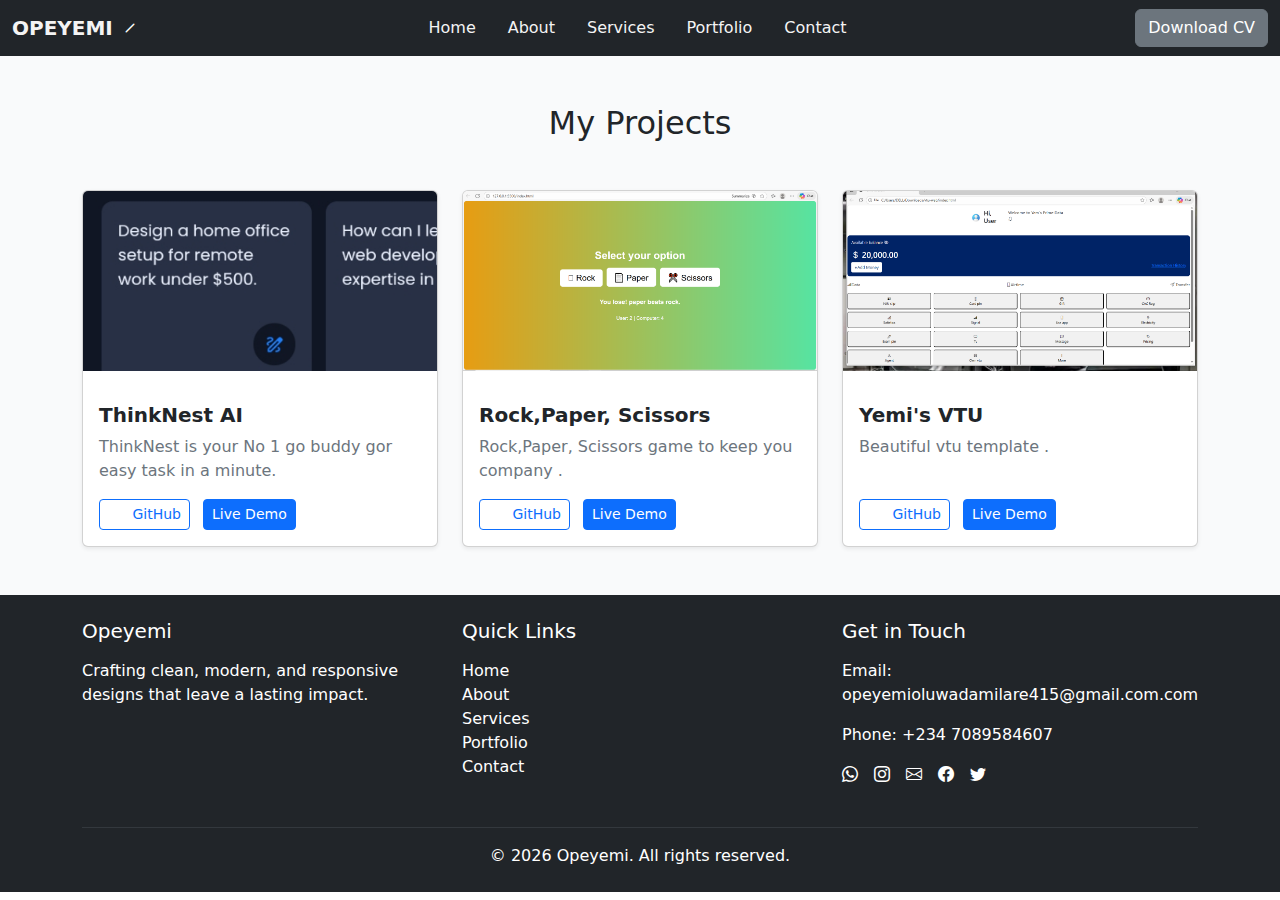
<file: portfolio.html>
<!DOCTYPE html>
<html lang="en">
<head>
    <meta charset="UTF-8">
    <title>OPEYEMI</title>
    <link rel="stylesheet" href="style.css">
    <link href="https://cdn.jsdelivr.net/npm/bootstrap@5.3.2/dist/css/bootstrap.min.css" rel="stylesheet">
     <link href="https://cdn.jsdelivr.net/npm/bootstrap-icons@1.10.5/font/bootstrap-icons.css" rel="stylesheet">
</head>
<body>
    <nav class="navbar navbar-expand-lg navbar-dark bg-dark">
  <div class="container-fluid">
    <a class="navbar-brand" href="#">OPEYEMI <i class="bi bi-slash"></i></a>
    <button class="navbar-toggler" type="button" data-bs-toggle="collapse" data-bs-target="#navbarNav">
      <span class="navbar-toggler-icon"></span>
    </button>
    <div class="collapse navbar-collapse justify-content-center" id="navbarNav">
      <ul class="navbar-nav gap-3">
        <li class="nav-item">
          <a class="nav-link active" href="#">Home</a>
        </li>
        <li class="nav-item">
          <a class="nav-link" href="about.html" id="about-link">About</a>
        </li>
        <li class="nav-item">
          <a class="nav-link" href="service.html" id="service-link">Services</a>
        </li>
        <li class="nav-item">
          <a class="nav-link" href="portfolio.html" id="portfolio-html">Portfolio</a>
        </li>
        <li class="nav-item">
          <a class="nav-link" href="contact.html" id="contact-link">Contact</a>
        </li>
      </ul>
    
    <a href="/assets" class="btn btn-secondary  ms-3">Download CV</a>
  </div>
</nav>

      <section id="portfolio" class="py-5">
  <div class="container">
    <h2 class="text-center mb-5">My Projects</h2>
    <div class="row g-4">
      
      <!-- Project 1 -->
      <div class="col-md-4">
        <div class="card h-100 shadow-sm">
          <img src="thinknest.png" class="card-img-top" alt="Project 1 Screenshot">
          <div class="card-body d-flex flex-column">
            <h5 class="card-title">ThinkNest AI</h5>
            <p class="card-text flex-grow-1">ThinkNest is your No 1 go buddy gor easy task in a minute.</p>
            <div class="mt-auto">
              <a href="https://immanuel779.github.io" target="_blank" class="btn btn-outline-primary btn-sm me-2">
                <i class="bi bi-github"></i> GitHub
              </a>
              <a href="https://immanuel779.github.io/ThinkNest-AI/" target="_blank" class="btn btn-primary btn-sm">
                Live Demo
              </a>
            </div>
          </div>
        </div>
        </div>
              <div class="col-md-4">
        <div class="card h-100 shadow-sm">
          <img src="rock.png" class="card-img-top" alt="Project 1 Screenshot">
          <div class="card-body d-flex flex-column">
            <h5 class="card-title">Rock,Paper, Scissors </h5>
            <p class="card-text flex-grow-1">Rock,Paper, Scissors game to keep you company .</p>
            <div class="mt-auto">
              <a href="https://immanuel779.github.io/Rock-Paper-Scissors-game/" target="_blank" class="btn btn-outline-primary btn-sm me-2">
                <i class="bi bi-github"></i> GitHub
              </a>
              <a href="https://immanuel779.github.io/Rock-Paper-Scissors-game/" target="_blank" class="btn btn-primary btn-sm">
                Live Demo
              </a>
            </div>
          </div>
        </div>
        </div>
              <div class="col-md-4">
        <div class="card h-100 shadow-sm">
          <img src="yemi vtu.png" class="card-img-top" alt="Project 1 Screenshot">
          <div class="card-body d-flex flex-column">
            <h5 class="card-title">Yemi's VTU</h5>
            <p class="card-text flex-grow-1">Beautiful vtu template .</p>
            <div class="mt-auto">
              <a href="https://immanuel779.github.io/Vtu-web/" target="_blank" class="btn btn-outline-primary btn-sm me-2">
                <i class="bi bi-github"></i> GitHub
              </a>
              <a href="https://vtu-web.vercel.app" target="_blank" class="btn btn-primary btn-sm">
                Live Demo
              </a>
            </div>
          </div>
        </div>
        </div>
             
        </div>
  </div>
  </div>
        </section>



<footer class="bg-dark text-white py-4">
  <div class="container">
    <div class="row">

      <div class="col-md-4 mb-3">
        <h5 class="mb-3">Opeyemi</h5>
        <p>Crafting clean, modern, and responsive designs that leave a lasting impact.</p>
      </div>

      <div class="col-md-4 mb-3">
        <h5 class="mb-3">Quick Links</h5>
        <ul class="list-unstyled">
          <li><a href="home.html" class="text-white text-decoration-none">Home</a></li>
          <li><a href="about.html" class="text-white text-decoration-none">About</a></li>
          <li><a href="service.html" class="text-white text-decoration-none">Services</a></li>
          <li><a href="portfolio.html" class="text-white text-decoration-none">Portfolio</a></li>
          <li><a href="contact.html" class="text-white text-decoration-none">Contact</a></li>
        </ul>
      </div>

      <div class="col-md-4 mb-3">
        <h5 class="mb-3">Get in Touch</h5>
        <p>Email: opeyemioluwadamilare415@gmail.com.com</p>
        <p>Phone: +234 7089584607</p>
        <div class="d-flex gap-3 mt-2">
            <a href="https://wa.me/2347089584607" target="_blank"><i class="bi bi-whatsapp"></i></a>

             <a href="https://www.instagram.com/codecraft331?igsh=MWNiejVqdW81MHQxZg==" target="_blank"><i class="bi bi-instagram"></i></a>
             <a href="opeyemioluwadamilare415@gmail.com" target="_blank"><i class="bi bi-envelope"></i></a>
             <a href="https://www.facebook.com/profile.php?id=100084730695859" target="_blank"><i class="bi bi-facebook"></i></a>
                <a href="https://x.com/oluwadamil74814" target="_blank"><i class="bi bi-twitter"></i></a>
        </div>
      </div>

    </div>
    <hr class="border-top border-secondary" />
    <p class="text-center mb-0">&copy; 2026 Opeyemi. All rights reserved.</p>
  </div>
</footer>
<script src="script.js"></script>
    <script src="https://cdn.jsdelivr.net/npm/bootstrap@5.3.2/dist/js/bootstrap.bundle.min.js"></script>
</body>
</file>
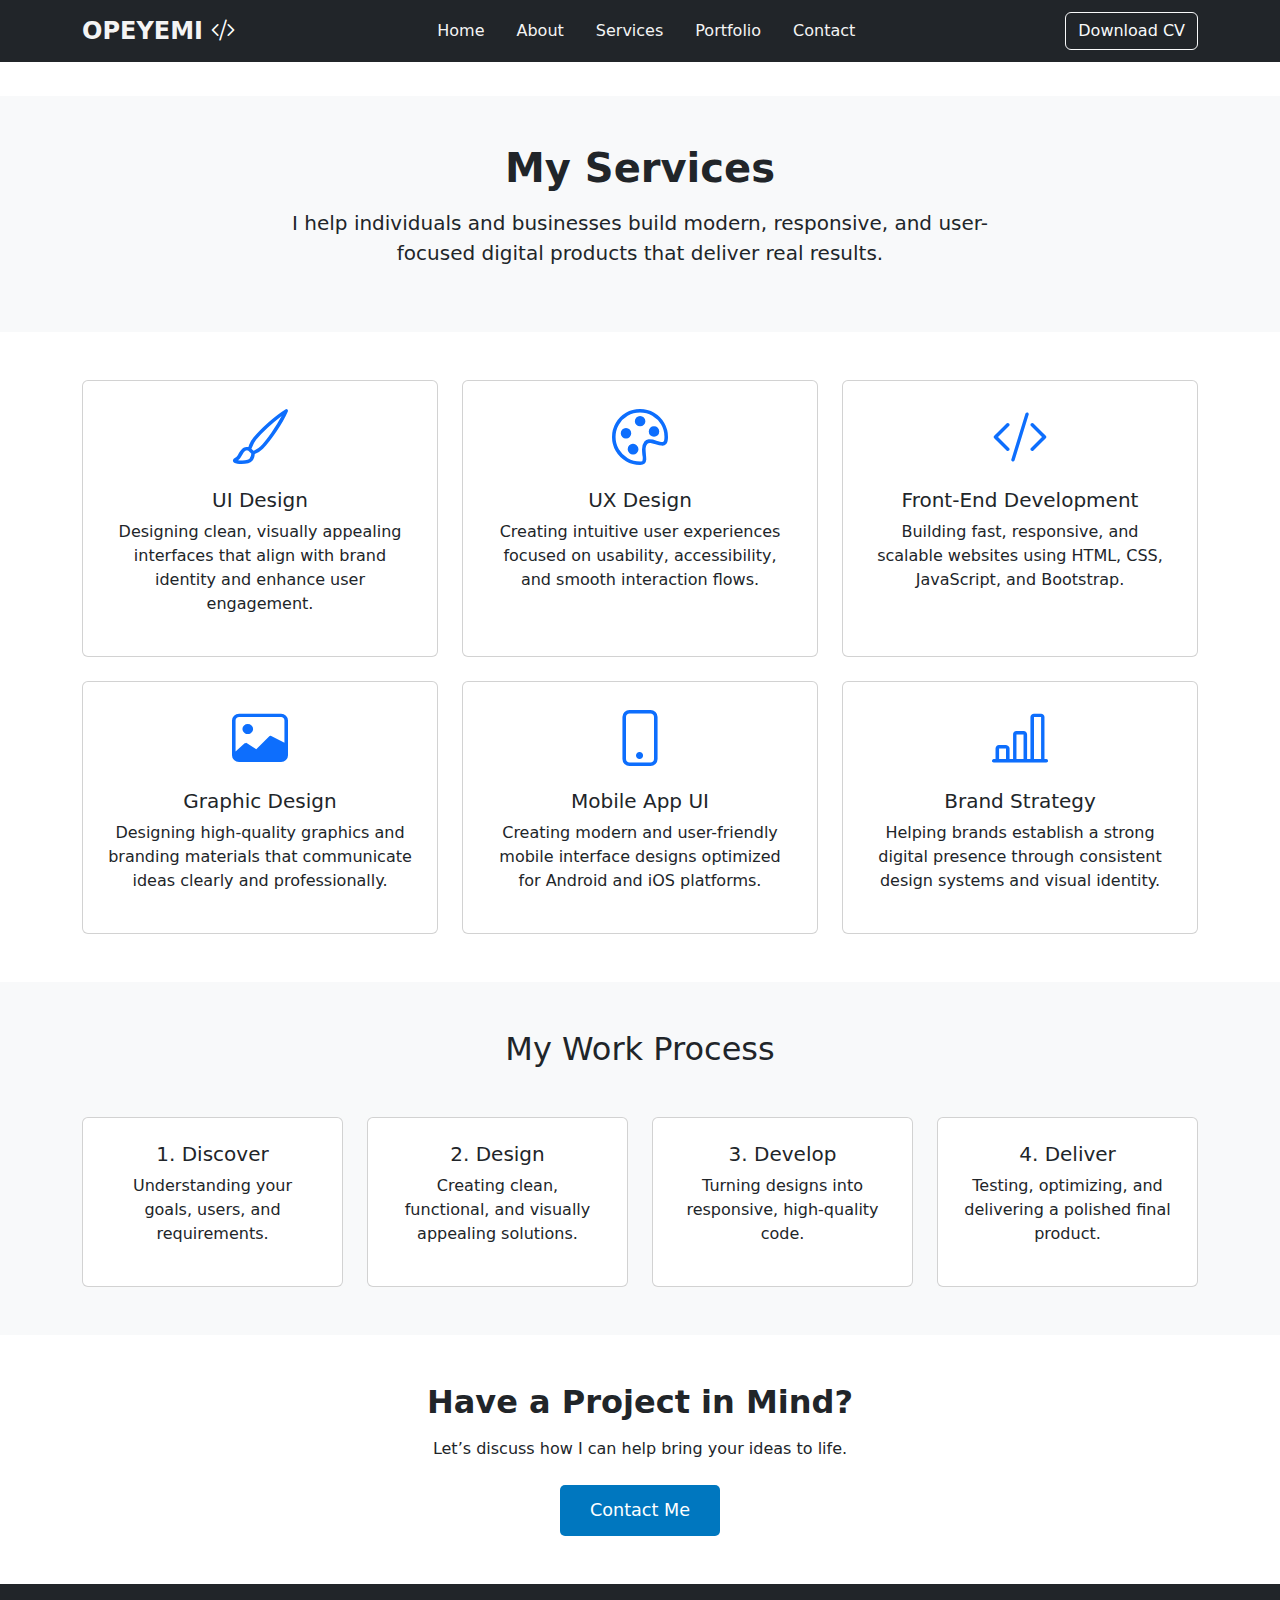
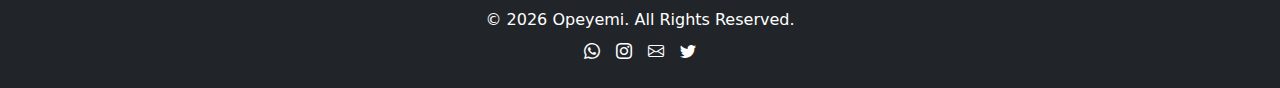
<file: service.html>
<!DOCTYPE html>
<html lang="en">
<head>
  <meta charset="UTF-8" />
  <meta name="viewport" content="width=device-width, initial-scale=1.0" />
  <meta name="description" content="Services offered by Opeyemi – UI/UX Design, Front-End Development, and Brand Strategy." />
  <title>Services | Opeyemi</title>

  <!-- Bootstrap -->
  <link href="https://cdn.jsdelivr.net/npm/bootstrap@5.3.2/dist/css/bootstrap.min.css" rel="stylesheet">
  <link href="https://cdn.jsdelivr.net/npm/bootstrap-icons@1.10.5/font/bootstrap-icons.css" rel="stylesheet">

  <!-- Custom CSS -->
  <link rel="stylesheet" href="style.css">
</head>

<body>

<!-- ================= NAVBAR ================= -->
<nav class="navbar navbar-expand-lg navbar-dark bg-dark fixed-top">
  <div class="container">
    <a class="navbar-brand fw-bold" href="index.html">
      OPEYEMI <i class="bi bi-code-slash"></i>
    </a>

    <button class="navbar-toggler" data-bs-toggle="collapse" data-bs-target="#navbarNav">
      <span class="navbar-toggler-icon"></span>
    </button>

    <div class="collapse navbar-collapse justify-content-center" id="navbarNav">
      <ul class="navbar-nav gap-3">
        <li class="nav-item"><a class="nav-link" href="index.html">Home</a></li>
        <li class="nav-item"><a class="nav-link" href="about.html">About</a></li>
        <li class="nav-item"><a class="nav-link active" href="service.html">Services</a></li>
        <li class="nav-item"><a class="nav-link" href="portfolio.html">Portfolio</a></li>
        <li class="nav-item"><a class="nav-link" href="contact.html">Contact</a></li>
      </ul>

      <a href="/assets/Opeyemi_CV.pdf" class="btn btn-outline-light ms-lg-4">
        Download CV
      </a>
    </div>
  </div>
</nav>

<main class="pt-5 mt-5">

<!-- ================= SERVICES HERO ================= -->
<section class="py-5 bg-light text-center">
  <div class="container">
    <h1 class="fw-bold mb-3">My Services</h1>
    <p class="lead mx-auto" style="max-width: 700px;">
      I help individuals and businesses build modern, responsive, and user-focused
      digital products that deliver real results.
    </p>
  </div>
</section>

<!-- ================= SERVICES GRID ================= -->
<section class="py-5">
  <div class="container">
    <div class="row g-4">

      <div class="col-md-4">
        <div class="card text-center h-100 p-4">
          <i class="bi bi-brush display-4 text-primary mb-3"></i>
          <h5>UI Design</h5>
          <p>
            Designing clean, visually appealing interfaces that align with brand identity
            and enhance user engagement.
          </p>
        </div>
      </div>

      <div class="col-md-4">
        <div class="card text-center h-100 p-4">
          <i class="bi bi-palette display-4 text-primary mb-3"></i>
          <h5>UX Design</h5>
          <p>
            Creating intuitive user experiences focused on usability, accessibility,
            and smooth interaction flows.
          </p>
        </div>
      </div>

      <div class="col-md-4">
        <div class="card text-center h-100 p-4">
          <i class="bi bi-code-slash display-4 text-primary mb-3"></i>
          <h5>Front-End Development</h5>
          <p>
            Building fast, responsive, and scalable websites using HTML, CSS,
            JavaScript, and Bootstrap.
          </p>
        </div>
      </div>

      <div class="col-md-4">
        <div class="card text-center h-100 p-4">
          <i class="bi bi-image display-4 text-primary mb-3"></i>
          <h5>Graphic Design</h5>
          <p>
            Designing high-quality graphics and branding materials that communicate
            ideas clearly and professionally.
          </p>
        </div>
      </div>

      <div class="col-md-4">
        <div class="card text-center h-100 p-4">
          <i class="bi bi-phone display-4 text-primary mb-3"></i>
          <h5>Mobile App UI</h5>
          <p>
            Creating modern and user-friendly mobile interface designs optimized
            for Android and iOS platforms.
          </p>
        </div>
      </div>

      <div class="col-md-4">
        <div class="card text-center h-100 p-4">
          <i class="bi bi-bar-chart-line display-4 text-primary mb-3"></i>
          <h5>Brand Strategy</h5>
          <p>
            Helping brands establish a strong digital presence through consistent
            design systems and visual identity.
          </p>
        </div>
      </div>

    </div>
  </div>
</section>

<!-- ================= PROCESS ================= -->
<section class="py-5 bg-light">
  <div class="container">
    <h2 class="text-center mb-5">My Work Process</h2>

    <div class="row g-4 text-center">

      <div class="col-md-3">
        <div class="card p-4 h-100">
          <h5>1. Discover</h5>
          <p>Understanding your goals, users, and requirements.</p>
        </div>
      </div>

      <div class="col-md-3">
        <div class="card p-4 h-100">
          <h5>2. Design</h5>
          <p>Creating clean, functional, and visually appealing solutions.</p>
        </div>
      </div>

      <div class="col-md-3">
        <div class="card p-4 h-100">
          <h5>3. Develop</h5>
          <p>Turning designs into responsive, high-quality code.</p>
        </div>
      </div>

      <div class="col-md-3">
        <div class="card p-4 h-100">
          <h5>4. Deliver</h5>
          <p>Testing, optimizing, and delivering a polished final product.</p>
        </div>
      </div>

    </div>
  </div>
</section>

<!-- ================= CTA ================= -->
<section class="py-5 text-center">
  <div class="container">
    <h2 class="fw-bold mb-3">Have a Project in Mind?</h2>
    <p class="mb-4">
      Let’s discuss how I can help bring your ideas to life.
    </p>
    <a href="contact.html" class="btn btn-primary btn-lg">
      Contact Me
    </a>
  </div>
</section>

</main>

<!-- ================= FOOTER ================= -->
<footer class="bg-dark text-white py-4">
  <div class="container text-center">
    <p class="mb-2">&copy; 2026 Opeyemi. All Rights Reserved.</p>

    <div class="d-flex justify-content-center gap-3">
      <a href="https://wa.me/2347089584607" class="text-white"><i class="bi bi-whatsapp"></i></a>
      <a href="https://www.instagram.com/codecraft331" class="text-white"><i class="bi bi-instagram"></i></a>
      <a href="mailto:opeyemioluwadamilare415@gmail.com" class="text-white"><i class="bi bi-envelope"></i></a>
      <a href="https://x.com/oluwadamil74814" class="text-white"><i class="bi bi-twitter"></i></a>
    </div>
  </div>
</footer>

<script src="https://cdn.jsdelivr.net/npm/bootstrap@5.3.2/dist/js/bootstrap.bundle.min.js"></script>
<script src="script.js"></script>
</body>
</html>
</file>
<file: style.css>
navbar {
  background: #56c231;
  padding: 1rem 2rem;
}

.navbar-brand {
  font-weight: bold;
  font-size: 1.5rem;
  color: #f4f4f4 !important;
}

.navbar-nav {
  display: flex;
  justify-content: center;
  align-items: center;
  gap: 2rem;
  flex-grow: 1;
}

.navbar-nav .nav-link {
  color: #f4f4f4 !important;
  font-weight: 500;
  transition: color 0.3s ease;
}

.navbar-nav .nav-link:hover {
  color: #ffc107 !important;
}

.btn-secondary {
  background-color: #ffc107;
  border: none;
  color: #000;
  font-weight: bold;
  padding: 0.5rem 1.5rem;
}

.btn-secondary:hover {
  background-color: #e0a800;
  color: #fff;
}

.hero {
  background-color: #f8f9fa;
  min-height: 100vh;
  display: flex;
  align-items: center;
}

.hero h1 {
  font-weight: 700;
  color: #212529;
}

.hero p {
  font-size: 1.25rem;
  color: #495057;
  margin-bottom: 1.5rem;
}

.btn-primary {
  background-color: #0077bf;
  border: none;
  padding: 12px 30px;
  font-size: 1.1rem;
  border-radius: 5px;
  transition: background-color 0.3s ease;
  cursor: pointer;
}

.btn-tertiary:hover {
  background-color: #0056b3;
}

#services {
  background-color: #f8f9fa;
}

#services .card {
  border: none;
  transition: transform 0.3s ease, box-shadow 0.3s ease;
  cursor: default;
}

#services .card:hover {
  transform: translateY(-8px);
  box-shadow: 0 12px 20px rgba(0,0,0,0.1);
}

#services i {
  color: #0d6efd; /* Bootstrap primary blue */
}

.card-title {
  font-weight: 600;
  margin-top: 1rem;
}

.card-text {
  color: #6c757d;
}

#portfolio {
  background-color: #f9fafb;
}

#portfolio .card {
  transition: transform 0.3s ease, box-shadow 0.3s ease;
  cursor: pointer;
}

#portfolio .card:hover {
  transform: translateY(-8px);
  box-shadow: 0 12px 20px rgba(0,0,0,0.1);
}

#portfolio .card-img-top {
  height: 180px;
  object-fit: cover;
}

.card-title {
  font-weight: 600;
}

.btn i {
  margin-right: 6px;
}

#testimonials .card {
  border: none;
  background-color: #fff;
}

#testimonials .text-warning {
  font-size: 1rem;
}

i{
  color: white;
}
</file>
